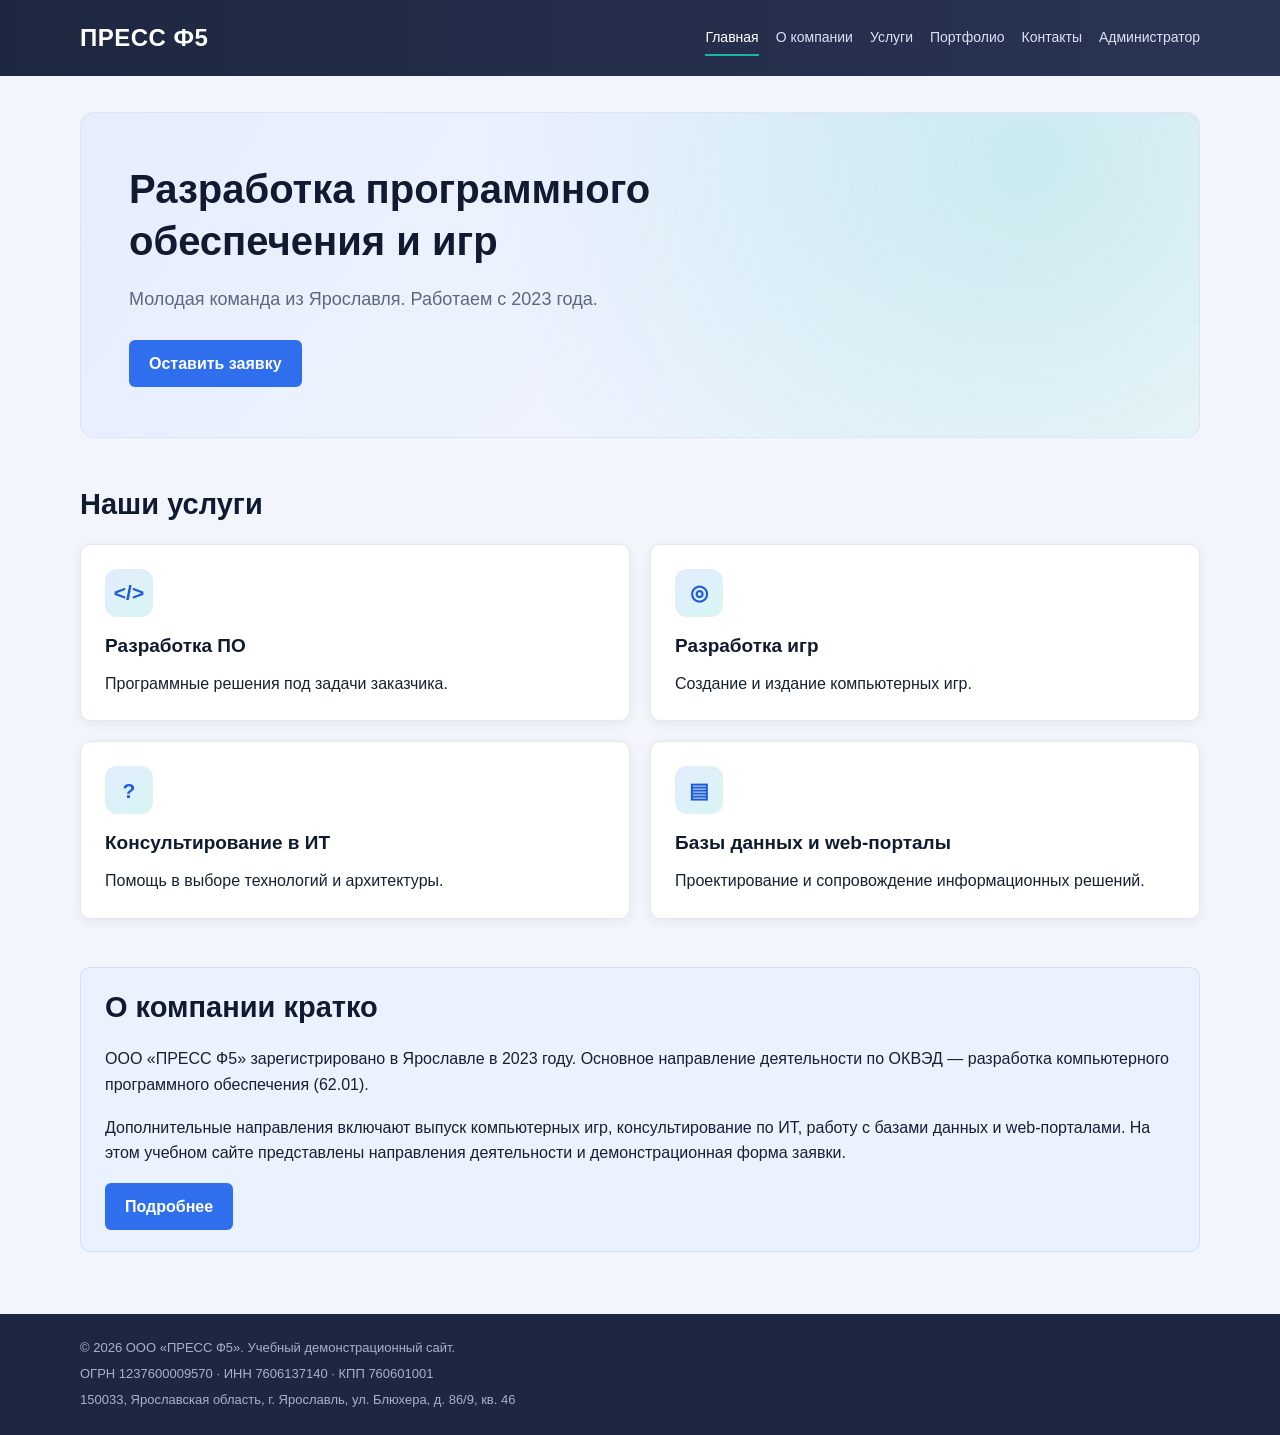
<file: index.html>
<!DOCTYPE html>
<html lang="ru">
<head>
  <meta charset="UTF-8">
  <meta name="viewport" content="width=device-width,initial-scale=1">
  <meta name="description" content="ООО «ПРЕСС Ф5» — разработка ПО, игр, ИТ-консультирование и работа с базами данных в Ярославле">
  <title>ООО «ПРЕСС Ф5» — разработка программного обеспечения</title>
  <link rel="stylesheet" href="css/style.css">
  <script src="js/script.js" defer></script>
</head>
<body>
  <header class="topbar">
    <div class="wrap topbar__row">
      <a class="brand" href="index.html" aria-label="ПРЕСС Ф5 — главная">ПРЕСС Ф5</a>
      <nav class="menu" aria-label="Основная навигация">
        <a href="index.html" aria-current="page">Главная</a>
        <a href="about.html">О компании</a>
        <a href="services.html">Услуги</a>
        <a href="portfolio.html">Портфолио</a>
        <a href="contacts.html">Контакты</a>
        <a href="admin.html">Администратор</a>
      </nav>
    </div>
  </header>

  <main class="wrap">
    <section class="banner">
      <div>
        <h1>Разработка программного обеспечения и игр</h1>
        <p class="subtitle">Молодая команда из Ярославля. Работаем с 2023 года.</p>
        <a class="btn" href="contacts.html">Оставить заявку</a>
      </div>
    </section>

    <section class="block">
      <h2>Наши услуги</h2>
      <div class="cards">
        <article class="tile">
          <a class="tile__link" href="services.html">
            <div class="tile__icon">&lt;/&gt;</div>
            <h3>Разработка ПО</h3>
            <p>Программные решения под задачи заказчика.</p>
          </a>
        </article>
        <article class="tile">
          <a class="tile__link" href="services.html">
            <div class="tile__icon">◎</div>
            <h3>Разработка игр</h3>
            <p>Создание и издание компьютерных игр.</p>
          </a>
        </article>
        <article class="tile">
          <a class="tile__link" href="services.html">
            <div class="tile__icon">?</div>
            <h3>Консультирование в ИТ</h3>
            <p>Помощь в выборе технологий и архитектуры.</p>
          </a>
        </article>
        <article class="tile">
          <a class="tile__link" href="services.html">
            <div class="tile__icon">▤</div>
            <h3>Базы данных и web-порталы</h3>
            <p>Проектирование и сопровождение информационных решений.</p>
          </a>
        </article>
      </div>
    </section>

    <section class="block notice">
      <h2>О компании кратко</h2>
      <p>ООО «ПРЕСС Ф5» зарегистрировано в Ярославле в 2023 году. Основное направление деятельности по ОКВЭД — разработка компьютерного программного обеспечения (62.01).</p>
      <p>Дополнительные направления включают выпуск компьютерных игр, консультирование по ИТ, работу с базами данных и web-порталами. На этом учебном сайте представлены направления деятельности и демонстрационная форма заявки.</p>
      <a class="btn" href="about.html">Подробнее</a>
    </section>
  </main>

  <footer class="bottom">
    <div class="wrap bottom__row">
      <p>© 2026 ООО «ПРЕСС Ф5». Учебный демонстрационный сайт.</p>
      <p>ОГРН 1237600009570 · ИНН 7606137140 · КПП 760601001</p>
      <p>150033, Ярославская область, г. Ярославль, ул. Блюхера, д. 86/9, кв. 46</p>
    </div>
  </footer>
</body>
</html>
</file>
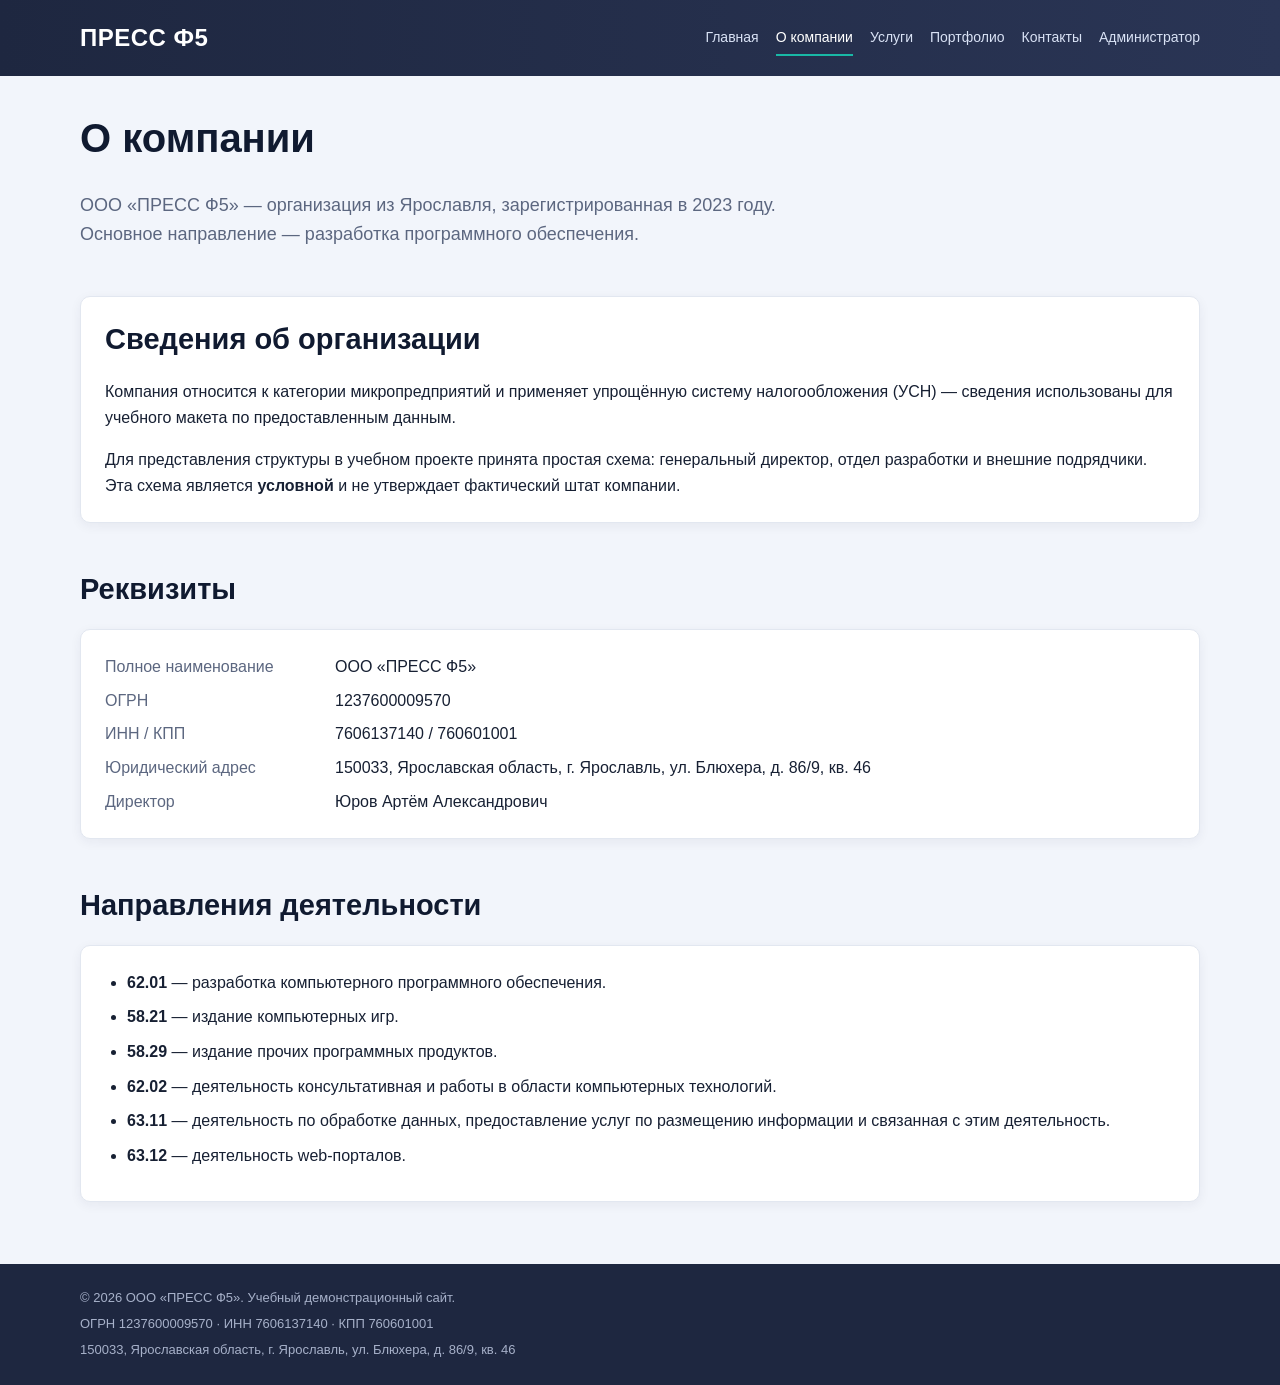
<file: about.html>
<!DOCTYPE html>
<html lang="ru">
<head>
  <meta charset="UTF-8">
  <meta name="viewport" content="width=device-width,initial-scale=1">
  <meta name="description" content="ООО «ПРЕСС Ф5» — разработка ПО, игр, ИТ-консультирование и работа с базами данных в Ярославле">
  <title>О компании — ООО «ПРЕСС Ф5»</title>
  <link rel="stylesheet" href="css/style.css">
  <script src="js/script.js" defer></script>
</head>
<body>
  <header class="topbar">
    <div class="wrap topbar__row">
      <a class="brand" href="index.html" aria-label="ПРЕСС Ф5 — главная">ПРЕСС Ф5</a>
      <nav class="menu" aria-label="Основная навигация">
        <a href="index.html">Главная</a>
        <a href="about.html" aria-current="page">О компании</a>
        <a href="services.html">Услуги</a>
        <a href="portfolio.html">Портфолио</a>
        <a href="contacts.html">Контакты</a>
        <a href="admin.html">Администратор</a>
      </nav>
    </div>
  </header>

  <main class="wrap">
    <h1>О компании</h1>
    <p class="subtitle">ООО «ПРЕСС Ф5» — организация из Ярославля, зарегистрированная в 2023 году. Основное направление — разработка программного обеспечения.</p>

    <section class="block">
      <div class="tile">
        <h2>Сведения об организации</h2>
        <p>Компания относится к категории микропредприятий и применяет упрощённую систему налогообложения (УСН) — сведения использованы для учебного макета по предоставленным данным.</p>
        <p>Для представления структуры в учебном проекте принята простая схема: генеральный директор, отдел разработки и внешние подрядчики. Эта схема является <strong>условной</strong> и не утверждает фактический штат компании.</p>
      </div>
    </section>

    <section class="block">
      <h2>Реквизиты</h2>
      <div class="tile">
        <dl class="props">
          <dt>Полное наименование</dt><dd>ООО «ПРЕСС Ф5»</dd>
          <dt>ОГРН</dt><dd>1237600009570</dd>
          <dt>ИНН / КПП</dt><dd>7606137140 / 760601001</dd>
          <dt>Юридический адрес</dt><dd>150033, Ярославская область, г. Ярославль, ул. Блюхера, д. 86/9, кв. 46</dd>
          <dt>Директор</dt><dd>Юров Артём Александрович</dd>
        </dl>
      </div>
    </section>

    <section class="block">
      <h2>Направления деятельности</h2>
      <div class="tile">
        <ul class="bullets">
          <li><strong>62.01</strong> — разработка компьютерного программного обеспечения.</li>
          <li><strong>58.21</strong> — издание компьютерных игр.</li>
          <li><strong>58.29</strong> — издание прочих программных продуктов.</li>
          <li><strong>62.02</strong> — деятельность консультативная и работы в области компьютерных технологий.</li>
          <li><strong>63.11</strong> — деятельность по обработке данных, предоставление услуг по размещению информации и связанная с этим деятельность.</li>
          <li><strong>63.12</strong> — деятельность web-порталов.</li>
        </ul>
      </div>
    </section>
  </main>

  <footer class="bottom">
    <div class="wrap bottom__row">
      <p>© 2026 ООО «ПРЕСС Ф5». Учебный демонстрационный сайт.</p>
      <p>ОГРН 1237600009570 · ИНН 7606137140 · КПП 760601001</p>
      <p>150033, Ярославская область, г. Ярославль, ул. Блюхера, д. 86/9, кв. 46</p>
    </div>
  </footer>
</body>
</html>
</file>
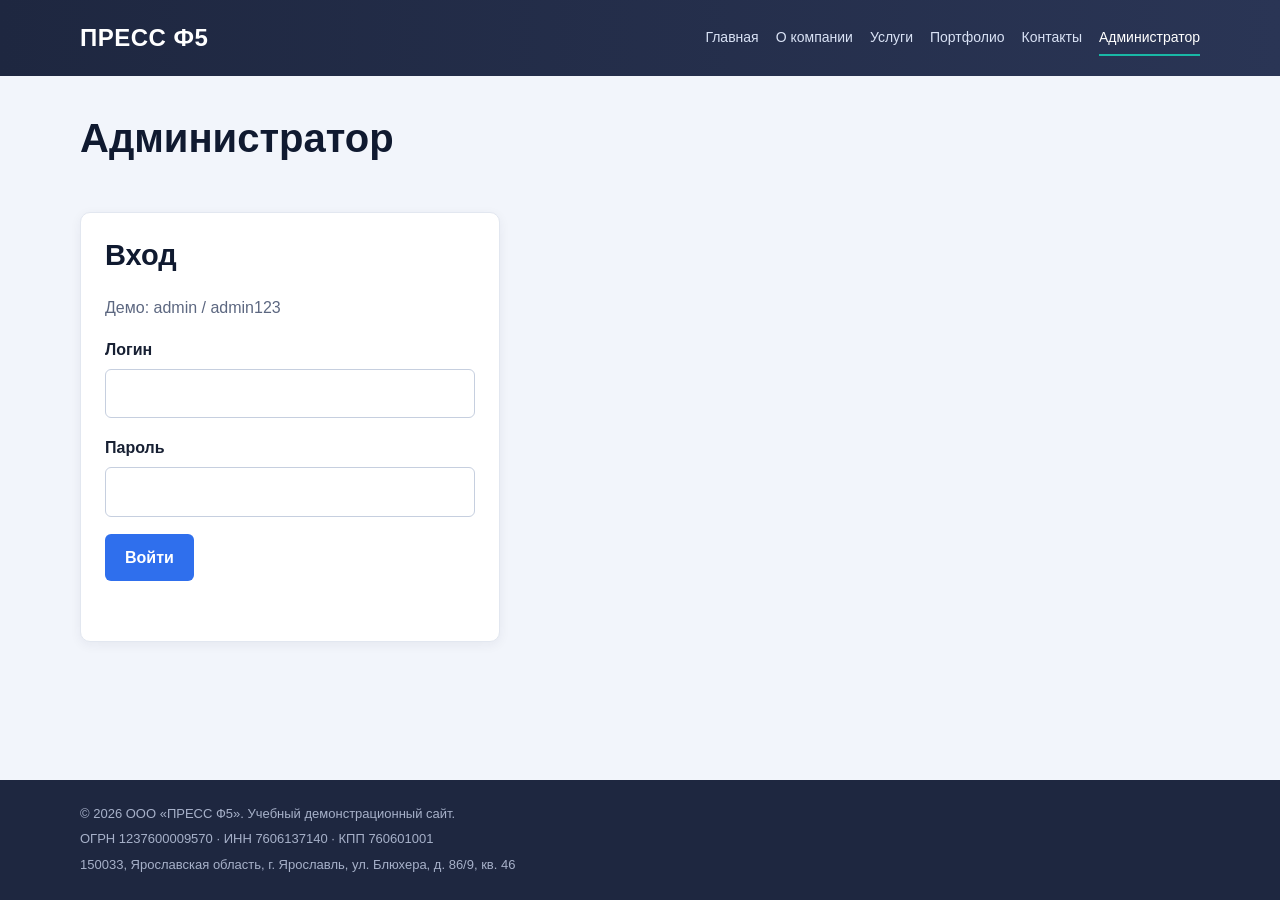
<file: admin.html>
<!DOCTYPE html>
<html lang="ru">
<head>
  <meta charset="UTF-8">
  <meta name="viewport" content="width=device-width,initial-scale=1">
  <meta name="description" content="ООО «ПРЕСС Ф5» — разработка ПО, игр, ИТ-консультирование и работа с базами данных в Ярославле">
  <title>Администратор — ООО «ПРЕСС Ф5»</title>
  <link rel="stylesheet" href="css/style.css">
  <script src="js/script.js" defer></script>
</head>
<body>
  <header class="topbar">
    <div class="wrap topbar__row">
      <a class="brand" href="index.html" aria-label="ПРЕСС Ф5 — главная">ПРЕСС Ф5</a>
      <nav class="menu" aria-label="Основная навигация">
        <a href="index.html">Главная</a>
        <a href="about.html">О компании</a>
        <a href="services.html">Услуги</a>
        <a href="portfolio.html">Портфолио</a>
        <a href="contacts.html">Контакты</a>
        <a href="admin.html" aria-current="page">Администратор</a>
      </nav>
    </div>
  </header>

  <main class="wrap">
    <h1>Администратор</h1>

    <section class="block" id="login-area">
      <div class="tile login-box">
        <h2>Вход</h2>
        <p class="muted">Демо: admin / admin123</p>
        <form id="login-form" novalidate>
          <div class="field">
            <label for="admin-login">Логин</label>
            <input id="admin-login" name="login" type="text" autocomplete="username" required>
          </div>
          <div class="field">
            <label for="admin-password">Пароль</label>
            <input id="admin-password" name="password" type="password" autocomplete="current-password" required>
          </div>
          <button class="btn" type="submit">Войти</button>
          <div class="feedback" id="login-feedback" role="status" aria-live="polite"></div>
        </form>
      </div>
    </section>

    <section class="block" id="admin-panel" hidden>
      <div class="panel-head">
        <h2>Заявки</h2>
        <button id="admin-logout" class="btn btn--ghost" type="button">Выйти</button>
      </div>

      <div class="filters">
        <div class="field">
          <label for="status-filter">Статус</label>
          <select id="status-filter">
            <option value="все">Все</option>
            <option value="новая">Новая</option>
            <option value="в работе">В работе</option>
            <option value="закрыта">Закрыта</option>
          </select>
        </div>
        <div class="field">
          <label for="name-search">Поиск по имени клиента</label>
          <input id="name-search" type="search" placeholder="Введите имя">
        </div>
      </div>

      <div class="tablebox">
        <table>
          <thead>
            <tr>
              <th>№</th><th>Имя</th><th>Контакт</th><th>Описание задачи</th>
              <th>Дата</th><th>Статус</th><th>Действия</th>
            </tr>
          </thead>
          <tbody id="requests-body"></tbody>
        </table>
      </div>
      <p id="empty-requests" hidden>Заявок пока нет</p>
      <div id="admin-feedback" class="feedback" role="status" aria-live="polite"></div>
    </section>
  </main>

  <footer class="bottom">
    <div class="wrap bottom__row">
      <p>© 2026 ООО «ПРЕСС Ф5». Учебный демонстрационный сайт.</p>
      <p>ОГРН 1237600009570 · ИНН 7606137140 · КПП 760601001</p>
      <p>150033, Ярославская область, г. Ярославль, ул. Блюхера, д. 86/9, кв. 46</p>
    </div>
  </footer>
</body>
</html>
</file>
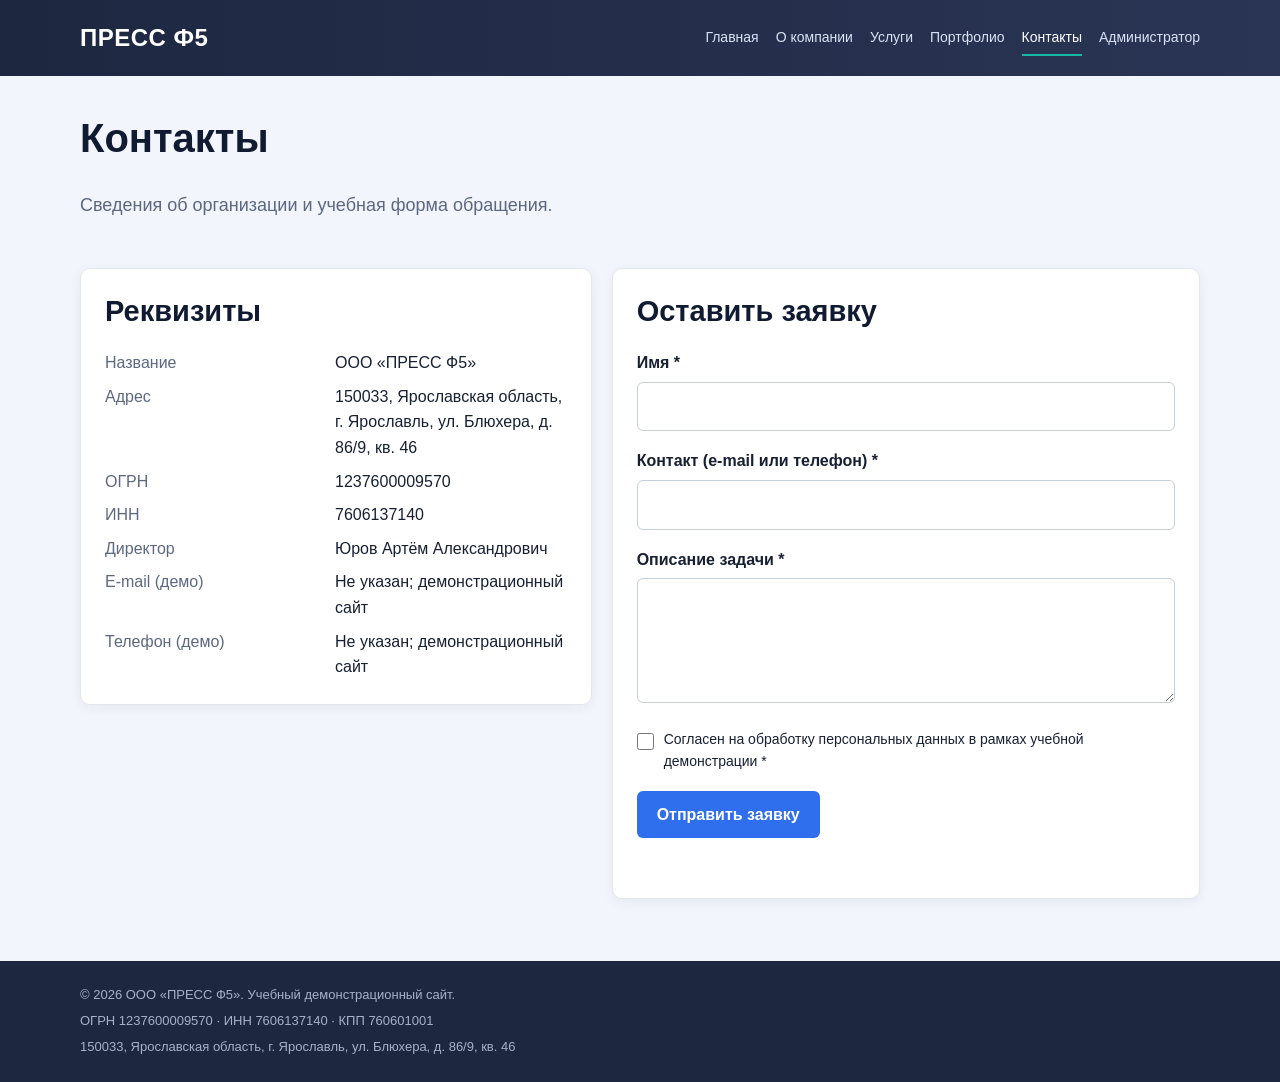
<file: contacts.html>
<!DOCTYPE html>
<html lang="ru">
<head>
  <meta charset="UTF-8">
  <meta name="viewport" content="width=device-width,initial-scale=1">
  <meta name="description" content="ООО «ПРЕСС Ф5» — разработка ПО, игр, ИТ-консультирование и работа с базами данных в Ярославле">
  <title>Контакты — ООО «ПРЕСС Ф5»</title>
  <link rel="stylesheet" href="css/style.css">
  <script src="js/script.js" defer></script>
</head>
<body>
  <header class="topbar">
    <div class="wrap topbar__row">
      <a class="brand" href="index.html" aria-label="ПРЕСС Ф5 — главная">ПРЕСС Ф5</a>
      <nav class="menu" aria-label="Основная навигация">
        <a href="index.html">Главная</a>
        <a href="about.html">О компании</a>
        <a href="services.html">Услуги</a>
        <a href="portfolio.html">Портфолио</a>
        <a href="contacts.html" aria-current="page">Контакты</a>
        <a href="admin.html">Администратор</a>
      </nav>
    </div>
  </header>

  <main class="wrap">
    <h1>Контакты</h1>
    <p class="subtitle">Сведения об организации и учебная форма обращения.</p>

    <section class="block split">
      <div class="tile">
        <h2>Реквизиты</h2>
        <dl class="props">
          <dt>Название</dt><dd>ООО «ПРЕСС Ф5»</dd>
          <dt>Адрес</dt><dd>150033, Ярославская область, г. Ярославль, ул. Блюхера, д. 86/9, кв. 46</dd>
          <dt>ОГРН</dt><dd>1237600009570</dd>
          <dt>ИНН</dt><dd>7606137140</dd>
          <dt>Директор</dt><dd>Юров Артём Александрович</dd>
          <dt>E-mail (демо)</dt><dd>Не указан; демонстрационный сайт</dd>
          <dt>Телефон (демо)</dt><dd>Не указан; демонстрационный сайт</dd>
        </dl>
      </div>

      <div class="tile">
        <h2>Оставить заявку</h2>
        <form id="request-form" novalidate>
          <div class="field">
            <label for="request-name">Имя *</label>
            <input id="request-name" name="name" type="text" minlength="2" maxlength="100" autocomplete="name" required>
          </div>
          <div class="field">
            <label for="request-contact">Контакт (e-mail или телефон) *</label>
            <input id="request-contact" name="contact" type="text" minlength="5" maxlength="120" autocomplete="off" required>
          </div>
          <div class="field">
            <label for="request-task">Описание задачи *</label>
            <textarea id="request-task" name="task" minlength="10" maxlength="3000" required></textarea>
          </div>
          <div class="checkline">
            <input id="request-consent" name="consent" type="checkbox" required>
            <label for="request-consent">Согласен на обработку персональных данных в рамках учебной демонстрации *</label>
          </div>
          <button class="btn" type="submit">Отправить заявку</button>
          <div id="request-feedback" role="status" aria-live="polite" class="feedback"></div>
        </form>
      </div>
    </section>
  </main>

  <footer class="bottom">
    <div class="wrap bottom__row">
      <p>© 2026 ООО «ПРЕСС Ф5». Учебный демонстрационный сайт.</p>
      <p>ОГРН 1237600009570 · ИНН 7606137140 · КПП 760601001</p>
      <p>150033, Ярославская область, г. Ярославль, ул. Блюхера, д. 86/9, кв. 46</p>
    </div>
  </footer>
</body>
</html>
</file>
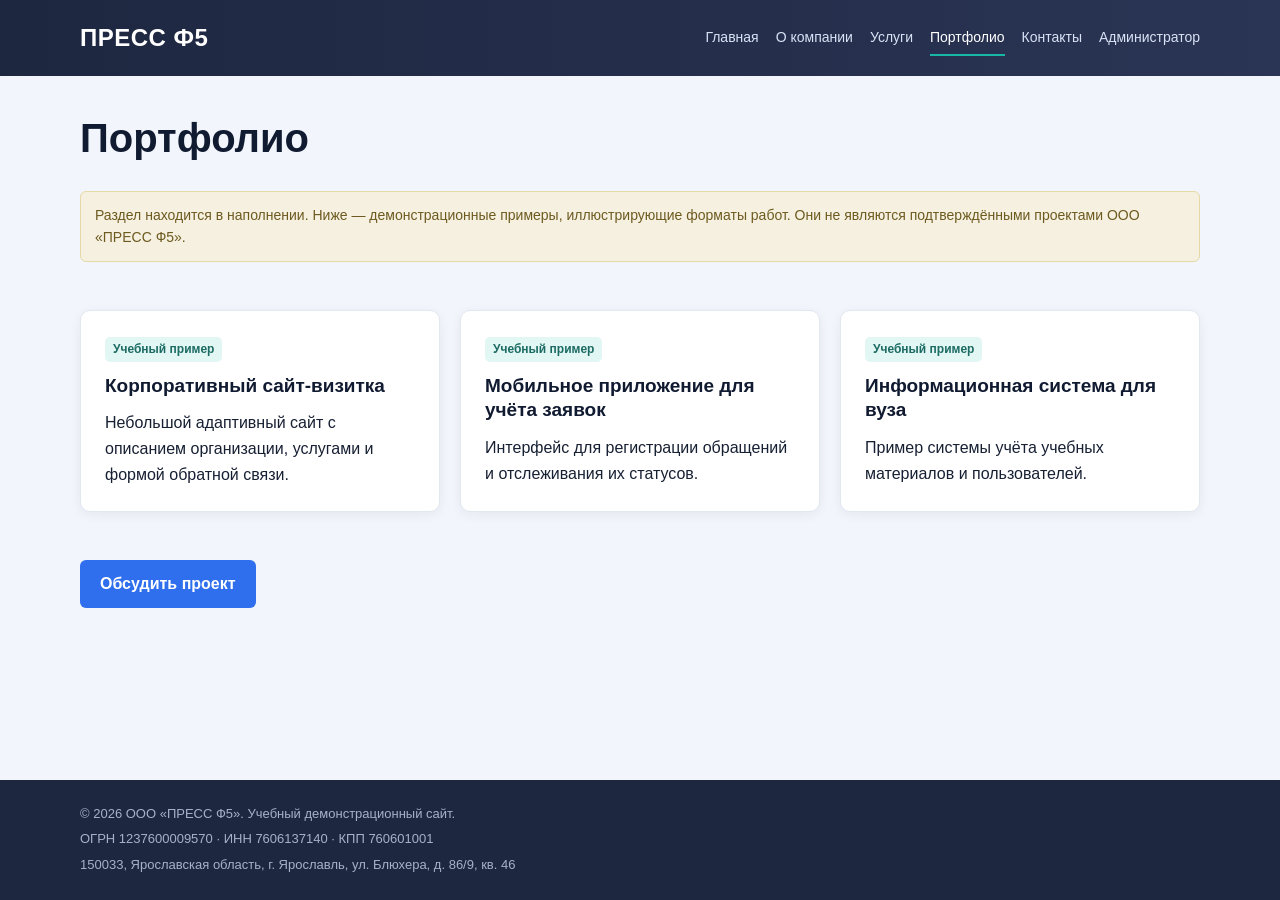
<file: portfolio.html>
<!DOCTYPE html>
<html lang="ru">
<head>
  <meta charset="UTF-8">
  <meta name="viewport" content="width=device-width,initial-scale=1">
  <meta name="description" content="ООО «ПРЕСС Ф5» — разработка ПО, игр, ИТ-консультирование и работа с базами данных в Ярославле">
  <title>Портфолио — ООО «ПРЕСС Ф5»</title>
  <link rel="stylesheet" href="css/style.css">
  <script src="js/script.js" defer></script>
</head>
<body>
  <header class="topbar">
    <div class="wrap topbar__row">
      <a class="brand" href="index.html" aria-label="ПРЕСС Ф5 — главная">ПРЕСС Ф5</a>
      <nav class="menu" aria-label="Основная навигация">
        <a href="index.html">Главная</a>
        <a href="about.html">О компании</a>
        <a href="services.html">Услуги</a>
        <a href="portfolio.html" aria-current="page">Портфолио</a>
        <a href="contacts.html">Контакты</a>
        <a href="admin.html">Администратор</a>
      </nav>
    </div>
  </header>

  <main class="wrap">
    <h1>Портфолио</h1>
    <p class="note">Раздел находится в наполнении. Ниже — демонстрационные примеры, иллюстрирующие форматы работ. Они не являются подтверждёнными проектами ООО «ПРЕСС Ф5».</p>

    <section class="block">
      <div class="cards cards--three">
        <article class="tile">
          <span class="tag">Учебный пример</span>
          <h3>Корпоративный сайт-визитка</h3>
          <p>Небольшой адаптивный сайт с описанием организации, услугами и формой обратной связи.</p>
        </article>
        <article class="tile">
          <span class="tag">Учебный пример</span>
          <h3>Мобильное приложение для учёта заявок</h3>
          <p>Интерфейс для регистрации обращений и отслеживания их статусов.</p>
        </article>
        <article class="tile">
          <span class="tag">Учебный пример</span>
          <h3>Информационная система для вуза</h3>
          <p>Пример системы учёта учебных материалов и пользователей.</p>
        </article>
      </div>
    </section>

    <section class="block">
      <a href="contacts.html" class="btn">Обсудить проект</a>
    </section>
  </main>

  <footer class="bottom">
    <div class="wrap bottom__row">
      <p>© 2026 ООО «ПРЕСС Ф5». Учебный демонстрационный сайт.</p>
      <p>ОГРН 1237600009570 · ИНН 7606137140 · КПП 760601001</p>
      <p>150033, Ярославская область, г. Ярославль, ул. Блюхера, д. 86/9, кв. 46</p>
    </div>
  </footer>
</body>
</html>
</file>
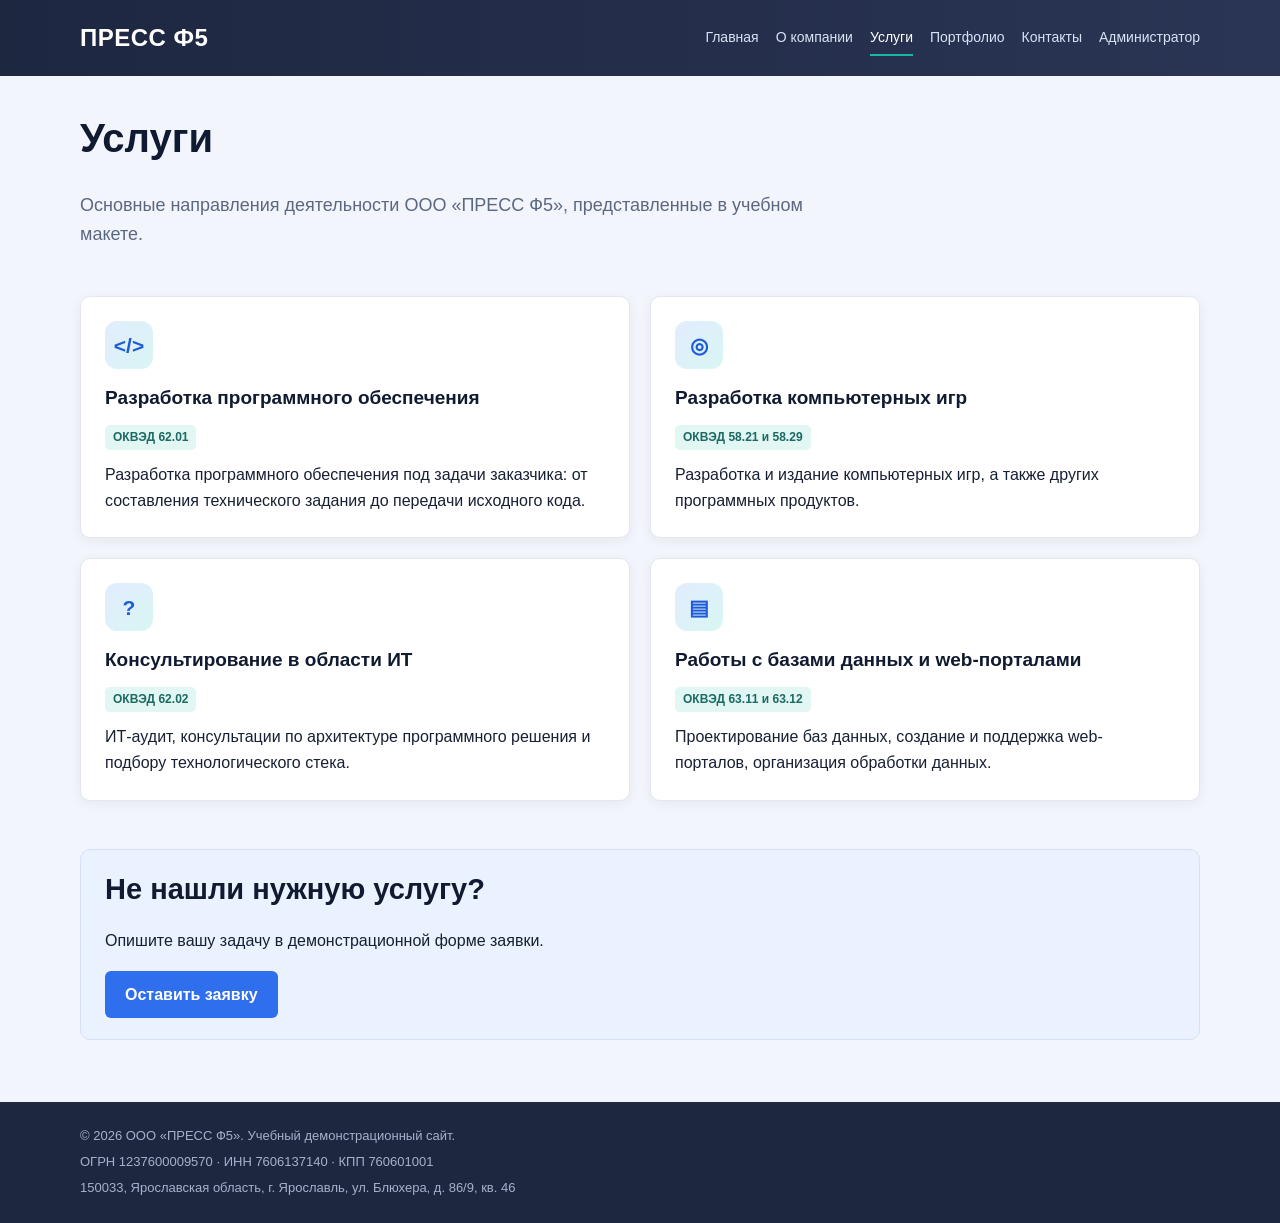
<file: services.html>
<!DOCTYPE html>
<html lang="ru">
<head>
  <meta charset="UTF-8">
  <meta name="viewport" content="width=device-width,initial-scale=1">
  <meta name="description" content="ООО «ПРЕСС Ф5» — разработка ПО, игр, ИТ-консультирование и работа с базами данных в Ярославле">
  <title>Услуги — ООО «ПРЕСС Ф5»</title>
  <link rel="stylesheet" href="css/style.css">
  <script src="js/script.js" defer></script>
</head>
<body>
  <header class="topbar">
    <div class="wrap topbar__row">
      <a class="brand" href="index.html" aria-label="ПРЕСС Ф5 — главная">ПРЕСС Ф5</a>
      <nav class="menu" aria-label="Основная навигация">
        <a href="index.html">Главная</a>
        <a href="about.html">О компании</a>
        <a href="services.html" aria-current="page">Услуги</a>
        <a href="portfolio.html">Портфолио</a>
        <a href="contacts.html">Контакты</a>
        <a href="admin.html">Администратор</a>
      </nav>
    </div>
  </header>

  <main class="wrap">
    <h1>Услуги</h1>
    <p class="subtitle">Основные направления деятельности ООО «ПРЕСС Ф5», представленные в учебном макете.</p>

    <section class="block">
      <div class="cards">
        <article class="tile">
          <div class="tile__icon">&lt;/&gt;</div>
          <h3>Разработка программного обеспечения</h3>
          <span class="tag">ОКВЭД 62.01</span>
          <p>Разработка программного обеспечения под задачи заказчика: от составления технического задания до передачи исходного кода.</p>
        </article>
        <article class="tile">
          <div class="tile__icon">◎</div>
          <h3>Разработка компьютерных игр</h3>
          <span class="tag">ОКВЭД 58.21 и 58.29</span>
          <p>Разработка и издание компьютерных игр, а также других программных продуктов.</p>
        </article>
        <article class="tile">
          <div class="tile__icon">?</div>
          <h3>Консультирование в области ИТ</h3>
          <span class="tag">ОКВЭД 62.02</span>
          <p>ИТ-аудит, консультации по архитектуре программного решения и подбору технологического стека.</p>
        </article>
        <article class="tile">
          <div class="tile__icon">▤</div>
          <h3>Работы с базами данных и web-порталами</h3>
          <span class="tag">ОКВЭД 63.11 и 63.12</span>
          <p>Проектирование баз данных, создание и поддержка web-порталов, организация обработки данных.</p>
        </article>
      </div>
    </section>

    <section class="block notice">
      <h2>Не нашли нужную услугу?</h2>
      <p>Опишите вашу задачу в демонстрационной форме заявки.</p>
      <a class="btn" href="contacts.html">Оставить заявку</a>
    </section>
  </main>

  <footer class="bottom">
    <div class="wrap bottom__row">
      <p>© 2026 ООО «ПРЕСС Ф5». Учебный демонстрационный сайт.</p>
      <p>ОГРН 1237600009570 · ИНН 7606137140 · КПП 760601001</p>
      <p>150033, Ярославская область, г. Ярославль, ул. Блюхера, д. 86/9, кв. 46</p>
    </div>
  </footer>
</body>
</html>
</file>
<file: css/style.css>
:root {
  --bg: #f2f5fb;
  --ink: #172033;
  --bar: #1e2740;
  --bar-soft: #2a3555;
  --accent: #2f6fed;
  --accent-dark: #2458c4;
  --mint: #19b8a6;
  --muted: #5c6780;
  --line: #e2e7f0;
  --note-bg: #f5f0e0;
  --note-line: #e6d9a8;
}

* { box-sizing: border-box; }
html { scroll-behavior: smooth; }

body {
  margin: 0;
  min-height: 100vh;
  display: flex;
  flex-direction: column;
  background: var(--bg);
  color: var(--ink);
  font-family: -apple-system, Roboto, "Segoe UI", sans-serif;
  line-height: 1.6;
}

a { color: #1c53c9; }
a:hover { text-decoration: none; }

.wrap { width: min(1120px, calc(100% - 36px)); margin: 0 auto; }

.topbar {
  background: linear-gradient(90deg, var(--bar) 0%, var(--bar-soft) 100%);
  color: #fff;
}
.topbar__row {
  display: flex;
  align-items: center;
  justify-content: space-between;
  gap: 24px;
  min-height: 76px;
}
.brand {
  color: #fff;
  font-weight: 800;
  font-size: 24px;
  text-decoration: none;
  letter-spacing: .5px;
  white-space: nowrap;
}
.menu { display: flex; align-items: center; flex-wrap: wrap; gap: 9px 17px; }
.menu a {
  color: #d9e2f5;
  font-size: 14px;
  text-decoration: none;
  padding: 6px 0;
  border-bottom: 2px solid transparent;
}
.menu a:hover,
.menu a[aria-current="page"] {
  color: #fff;
  border-bottom-color: var(--mint);
}

main { flex: 1; padding: 36px 0 62px; }

h1, h2, h3 { line-height: 1.3; margin-top: 0; color: #101a30; }
h1 { font-size: clamp(28px, 4.5vw, 40px); }
h2 { font-size: clamp(22px, 3vw, 29px); margin-bottom: 20px; }
h3 { font-size: 19px; margin-bottom: 12px; }
p { margin: 0 0 17px; }

.subtitle { color: var(--muted); font-size: 18px; max-width: 740px; }
.block { margin-top: 48px; }

.banner {
  display: flex;
  align-items: center;
  min-height: 290px;
  border-radius: 14px;
  padding: 50px 48px;
  background:
    radial-gradient(circle at 85% 15%, rgba(25, 184, 166, .18), transparent 55%),
    linear-gradient(125deg, #e7edfb 0%, #eef3ff 55%, #f6f8ff 100%);
  border: 1px solid #dbe3f4;
}
.banner h1 { max-width: 670px; margin-bottom: 18px; }
.banner .subtitle { margin-bottom: 26px; }

.btn {
  display: inline-block;
  padding: 11px 20px;
  border: 0;
  border-radius: 6px;
  background: var(--accent);
  color: #fff;
  font: inherit;
  font-weight: 600;
  cursor: pointer;
  text-decoration: none;
  text-align: center;
  transition: background .15s ease;
}
.btn:hover { background: var(--accent-dark); color: #fff; }
.btn--ghost { background: #e4e9f4; color: #1c2740; }
.btn--ghost:hover { background: #d4dcee; }
.btn--sm { padding: 6px 11px; font-size: 13px; }
.btn:disabled { opacity: .55; cursor: not-allowed; }

.cards { display: grid; grid-template-columns: repeat(2, minmax(0, 1fr)); gap: 20px; }
.cards--three { grid-template-columns: repeat(3, minmax(0, 1fr)); }

.tile {
  background: #fff;
  border-radius: 10px;
  border: 1px solid var(--line);
  box-shadow: 0 3px 12px rgba(30, 39, 64, .06);
  padding: 24px;
  min-width: 0;
}
.tile p:last-child { margin-bottom: 0; }
.tile__link { color: inherit; text-decoration: none; display: block; height: 100%; }
.tile__link:hover h3 { color: var(--accent); }
.tile__icon {
  display: grid;
  place-items: center;
  width: 48px;
  height: 48px;
  border-radius: 12px;
  background: linear-gradient(135deg, #e2ecff, #d8f6f2);
  color: #1f5bd8;
  margin-bottom: 17px;
  font-weight: 800;
  font-size: 21px;
}
.tag {
  display: inline-block;
  font-size: 12px;
  font-weight: 700;
  color: #1b6a63;
  background: #e2f6f3;
  border-radius: 5px;
  padding: 3px 8px;
  margin-bottom: 12px;
}

.notice {
  background: #eaf1ff;
  border: 1px solid #d4e0fa;
  border-radius: 10px;
  padding: 21px 24px;
}

.props { display: grid; grid-template-columns: 210px minmax(0, 1fr); gap: 8px 20px; margin: 0; }
.props dt { color: var(--muted); }
.props dd { margin: 0; overflow-wrap: anywhere; }
.bullets { margin: 0; padding-left: 22px; }
.bullets li { margin-bottom: 9px; }

.split { display: grid; grid-template-columns: 1fr 1.15fr; gap: 20px; align-items: start; }
.field { margin-bottom: 17px; }
.field label { display: block; margin-bottom: 6px; font-weight: 600; }
input, textarea, select {
  width: 100%;
  border: 1px solid #c6cfdf;
  border-radius: 6px;
  padding: 11px 12px;
  color: var(--ink);
  background: #fff;
  font: inherit;
}
input:focus, textarea:focus, select:focus {
  outline: 3px solid rgba(47, 111, 237, .15);
  border-color: var(--accent);
}
textarea { min-height: 125px; resize: vertical; }
.checkline { display: flex; gap: 10px; align-items: flex-start; margin: 4px 0 18px; }
.checkline input { width: 17px; height: 17px; flex: 0 0 auto; margin: 5px 0 0; accent-color: var(--accent); }
.checkline label { font-size: 14px; }

.feedback { min-height: 24px; margin-top: 12px; font-size: 14px; }
.feedback.error { color: #b02a3a; }
.feedback.success { color: #1f7a5c; }

.note {
  color: #6d5a1f;
  background: var(--note-bg);
  border: 1px solid var(--note-line);
  border-radius: 6px;
  padding: 12px 14px;
  font-size: 14px;
}
.muted { color: var(--muted); }

.login-box { max-width: 420px; }
.panel-head { display: flex; justify-content: space-between; align-items: center; gap: 14px; }
.panel-head h2 { margin: 0; }
.filters { display: flex; gap: 14px; align-items: end; flex-wrap: wrap; margin: 20px 0; }
.filters .field { margin-bottom: 0; width: 230px; max-width: 100%; }

.tablebox {
  overflow-x: auto;
  border: 1px solid var(--line);
  border-radius: 10px;
  background: #fff;
}
table { width: 100%; border-collapse: collapse; min-width: 820px; }
th, td {
  padding: 13px 12px;
  border-bottom: 1px solid var(--line);
  text-align: left;
  vertical-align: top;
  font-size: 14px;
}
th { background: #eef2fa; color: #26324f; white-space: nowrap; }
tbody tr:last-child td { border-bottom: 0; }
td { overflow-wrap: anywhere; }
.actions { display: flex; flex-wrap: wrap; gap: 6px; }
.status {
  display: inline-block;
  border-radius: 5px;
  padding: 3px 8px;
  font-size: 12px;
  white-space: nowrap;
  background: #e7ecf6;
  color: #2a3752;
}
.status.work { background: #fff0d2; color: #7a5a12; }
.status.closed { background: #e0f5ef; color: #166a55; }

.bottom { background: var(--bar); color: #a7b1c9; padding: 24px 0; font-size: 13px; }
.bottom__row { display: flex; flex-direction: column; gap: 5px; }
.bottom p { margin: 0; }

[hidden] { display: none !important; }

@media (max-width: 650px) {
  .wrap { width: min(100% - 28px, 1120px); }

  .topbar__row {
    flex-direction: column;
    align-items: stretch;
    gap: 6px;
    padding: 16px 0;
  }
  .menu {
    flex-direction: column;
    align-items: stretch;
    gap: 0;
  }
  .menu a {
    padding: 9px 0;
    border-bottom: 1px solid rgba(255, 255, 255, .08);
  }
  .menu a:last-child { border-bottom: 0; }
  .menu a[aria-current="page"] {
    border-bottom-color: transparent;
    color: var(--mint);
  }

  main { padding-top: 22px; padding-bottom: 40px; }
  .block { margin-top: 32px; }
  .tile { padding: 18px; }
  .banner { min-height: 0; padding: 28px 20px; }
  .banner h1 { font-size: 26px; }
  .subtitle { font-size: 16px; }

  .cards,
  .cards--three,
  .split { grid-template-columns: 1fr; }

  .props { grid-template-columns: 1fr; gap: 0; }
  .props dt { font-weight: 600; margin-top: 10px; }
  .props dd { margin-bottom: 6px; }

  .field,
  .checkline { width: 100%; }
  input, textarea, select { width: 100%; }

  .filters { flex-direction: column; align-items: stretch; gap: 10px; }
  .filters .field { width: 100%; }
  .panel-head { flex-direction: column; align-items: stretch; gap: 10px; }
  .panel-head .btn { width: 100%; }
  .tablebox { border-radius: 8px; }

  .actions { flex-direction: column; }
  .actions .btn { width: 100%; }
}
</file>
